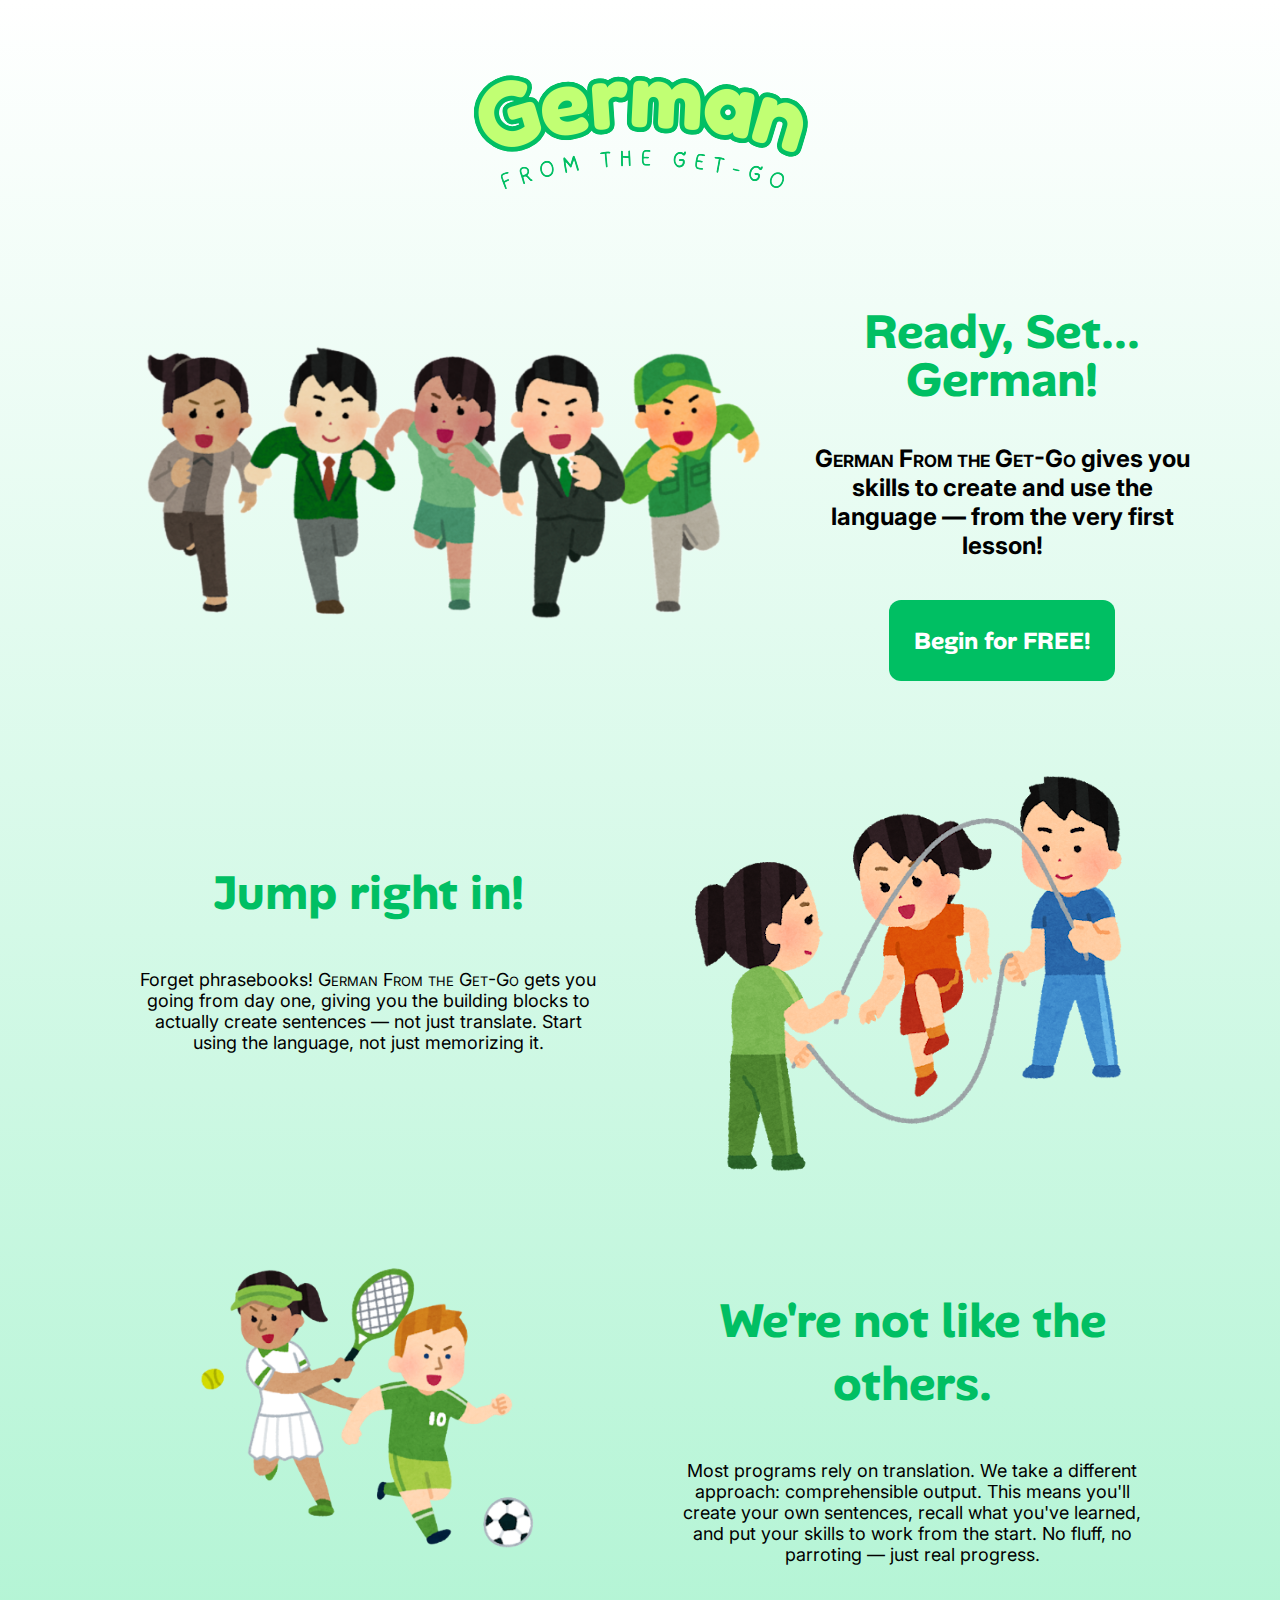
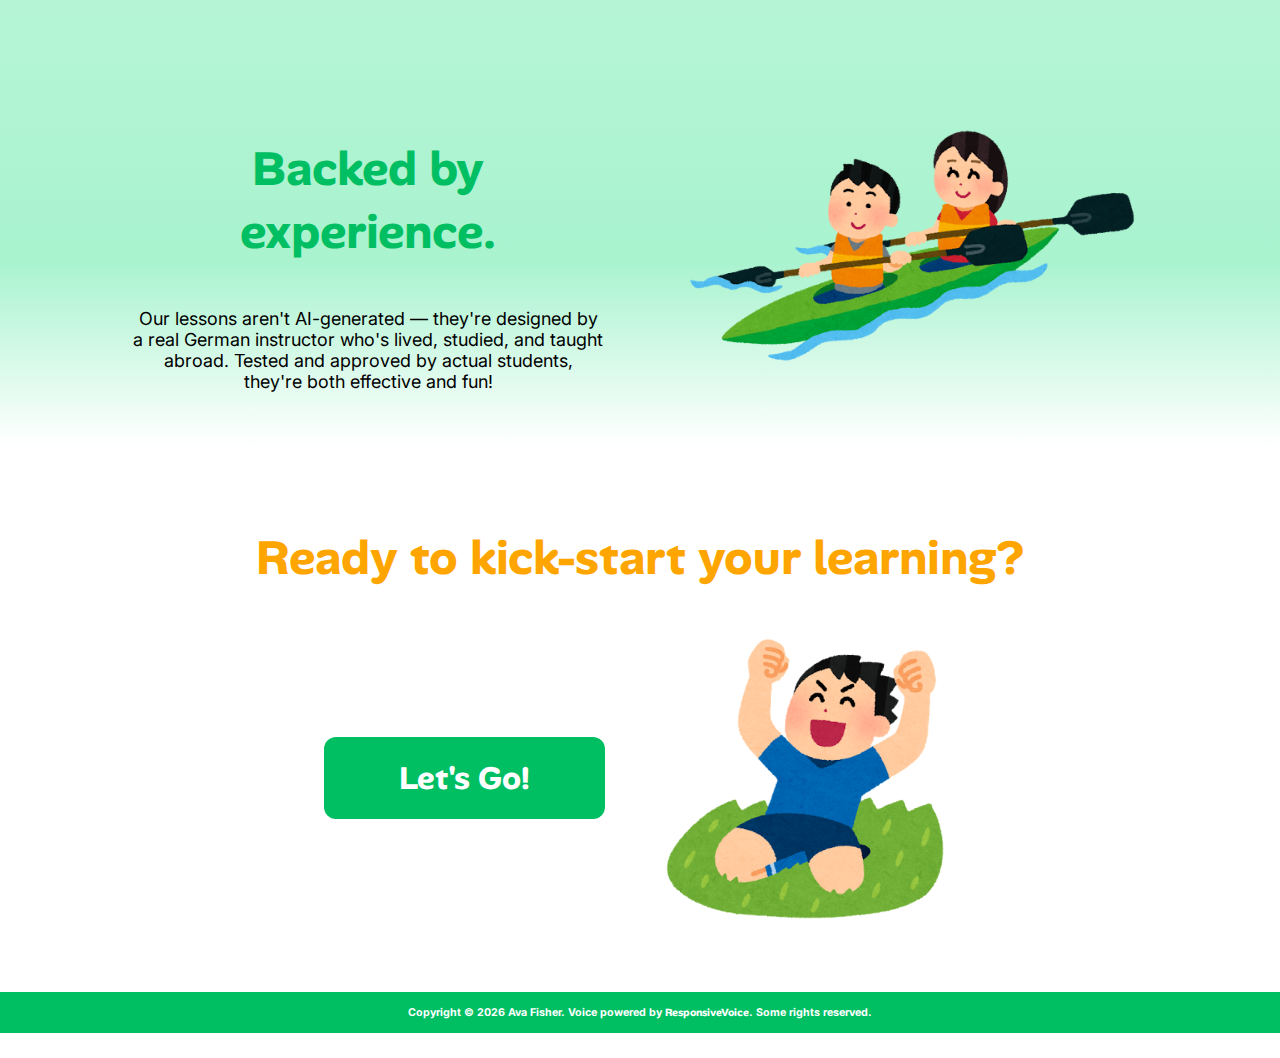
<file: index.html>
<!DOCTYPE html>

<html lang="en">
    <head>
        <meta charset="UTF-8">
        <meta name="viewport" content="width=device-width, initial-scale=1.0, viewport-fit=cover">
        <meta name="description" content="Get a Jump-Start on Your Language Skills">
        <link rel="icon" type="image/png" href="images/embellishments/icon.png">
        <title>German From the Get-Go</title>
        <meta name="theme-color" content="#ffffff">
        <link rel= "stylesheet" href="german.css" type= "text/css">
        <link rel= "stylesheet" href="landing.css" type= "text/css">
        <link href="https://fonts.googleapis.com/css2?family=Alan+Sans:wght@300..900&display=swap" rel="stylesheet">
        <link href="https://fonts.googleapis.com/css2?family=Inter:ital,opsz,wght@0,14..32,100..900;1,14..32,100..900&display=swap" rel="stylesheet">
    </head>
    
    <body id="landing">
        <header>
            <nav>
                <img src="images/embellishments/logo_transparent.png" alt="German From the Get-GO logo">
                <ul>
                    <li><a href="index.html" title="Home">Home</a></li>
                    <li><a href="lessons.html" title="Lessons">Lessons</a></li>
                </ul>
            </nav>
            <img id="logo" src="images/embellishments/logo_transparent.png" alt="German From the Get-GO logo">     
        </header>

        <main>
            <div id="banner">
                <img src="images/embellishments/banner-Picsart-BackgroundRemover.png" alt="">
                <div id="banner_text">
                    <h2>Ready, Set... German!</h2>
                    <h3 class="inter"><span class="name">German From the Get-Go</span> gives you skills to create and use the language — from the very first lesson!</h3>
                    <a href="lessons.html" class="darkgreen">Begin for FREE!</a>
                </div>
            </div>
            <div id="about">
                <div id="about_text">
                    <h2>Jump right in!</h2>
                    <p>Forget phrasebooks! <span class="name">German From the Get-Go</span> gets you going from day one,
                        giving you the building blocks to actually create sentences — not just translate. Start using the language, not just memorizing it.</p> 
                </div>
                <div id="about_img">
                    <img src="images/embellishments/jump_rope.png" alt="">
                </div>
            </div>
            <div id="about2">
                <div id="about2_img">
                    <img src="images/embellishments/sports.png" alt="" height="300">
                </div>
                <div id="about2_text">
                    <h2>We're not like the others.</h2>
                    <p>Most programs rely on translation. We take a different approach: comprehensible output.
                        This means you'll create your own sentences, recall what you've learned, and put your skills to work from the start. No fluff, no parroting — just real progress.</p>
                </div>
            </div>
            <div id="about3">
                <div id="about3_text">
                    <h2>Backed by experience.</h2>
                    <p>Our lessons aren't AI-generated — they're designed by a real German instructor who's lived, studied, and taught abroad.
                        Tested and approved by actual students, they're both effective and fun!</p> 
                </div>
                <div id="about3_img">
                    <img src="images/embellishments/canoe.png" alt="" height="300">
                </div>
            </div>
            <div id="start-button">
                <h2>Ready to kick-start your learning?</h2>
                <div>
                   <a href="lessons.html" class="darkgreen">Let's Go!</a>
                   <img src="images/embellishments/cheer.png" alt="" height="300"> 
                </div>
            </div>
        </main>

        <footer>
            <h6>Copyright &copy; 2026 Ava Fisher. Voice powered by <a href="https://responsivevoice.org/" target="_blank" rel="noopener noreferrer" class="footer-link">ResponsiveVoice</a>. Some rights reserved.</h6>
        </footer>

        <script src="default.js"></script>
    </body>

</html>
</file>
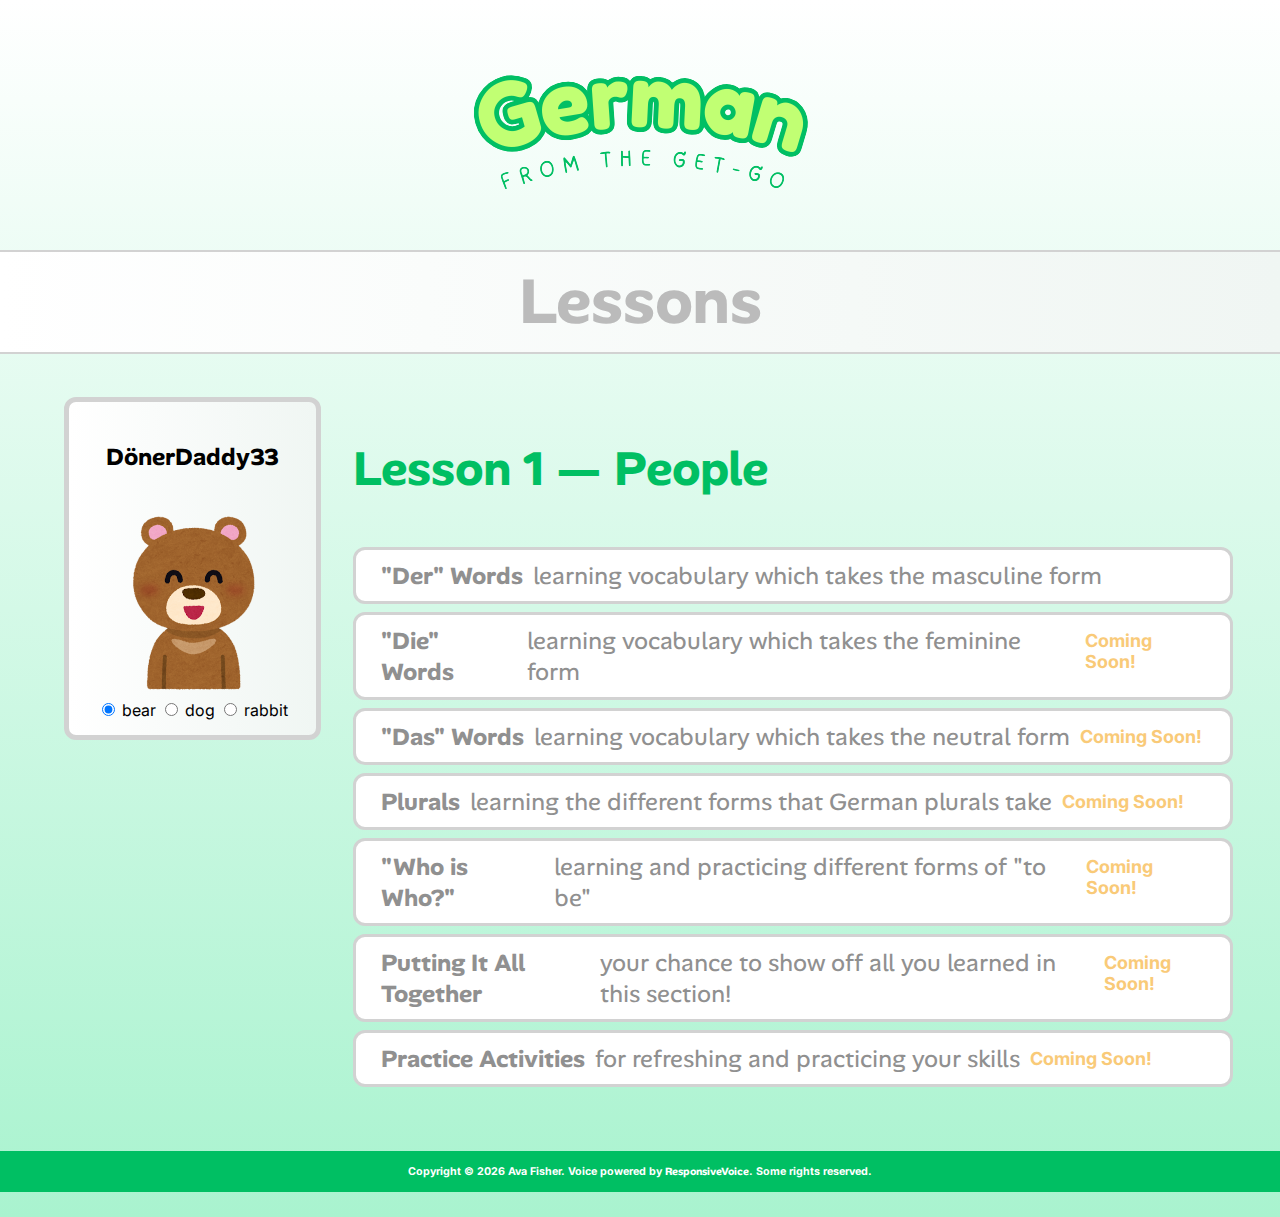
<file: lessons.html>
<!DOCTYPE html>

<html lang="en">
    <head>
        <meta charset="UTF-8">
        <meta name="viewport" content="width=device-width, initial-scale=1.0">
        <meta name="description" content="Get a Jump-Start on Your Language Skills">
        <meta name="keywords" content="German, Duolingo">
        <link rel="icon" type="image/png" href="images/embellishments/icon.png">
        <title>German From the Get-Go - Lessons</title>
        <meta name="theme-color" content="#ffffff">
        <link rel= "stylesheet" href="german.css" type= "text/css">
        <link rel= "stylesheet" href="lessons.css" type= "text/css">
        <link href="https://fonts.googleapis.com/css2?family=Alan+Sans:wght@300..900&display=swap" rel="stylesheet">
        <link href="https://fonts.googleapis.com/css2?family=Inter:ital,opsz,wght@0,14..32,100..900;1,14..32,100..900&display=swap" rel="stylesheet">
    </head>
    
    <body>
        <header>
            <nav>
                <img src="images/embellishments/logo_transparent.png" alt="German From the Get-GO logo" height="50">
                <ul>
                    <li><a href="index.html" title="Home">Home</a></li>
                    <li><a href="unit1.html" title="unit1">Lessons</a></li>
                </ul>
            </nav>
            <img id="logo" src="images/embellishments/logo_transparent.png" alt="German From the Get-GO logo">
        </header>

        <main>
            <h1 class="page-header">Lessons</h1>
            <div class="section-body">
                <div class="user-pane">
                    <h3 id="username">username</h3>
                    <img class="avatar" src="images/avatars/bear_avatar.png" height="200">
                    <form class="avatar-select">
                        <label>
                            <input type="radio" name="avatar" value="bear" checked>
                            <span class="inter">bear</span>
                        </label>
                        <label>
                            <input type="radio" name="avatar" value="dog">
                            <span class="inter">dog</span>
                        </label>
                        <label>
                            <input type="radio" name="avatar" value="rabbit">
                            <span class="inter">rabbit</span>
                        </label>
                    </form>
                </div>
                <div class="lesson-titles">
                    <h2>Lesson 1 — People</h2>
                    <div class="lesson-list">
                        <a href="1_1.html" class="lesson-button" data-lesson-id="lesson1_1">
                            <h4 class="lesson-heading">"Der" Words</h4>
                            <p class="lesson-desc">learning vocabulary which takes the masculine form</p>
                        </a>
                        <a href="na.html" class="lesson-button" data-lesson-id="lesson1_2">
                            <h4 class="lesson-heading">"Die" Words</h4>
                            <p class="lesson-desc">learning vocabulary which takes the feminine form</p>
                            <p class="orange"><b>Coming Soon!</b></p>
                        </a>
                        <a href="na.html" class="lesson-button" data-lesson-id="lesson1_3">
                            <h4 class="lesson-heading">"Das" Words</h4>
                            <p class="lesson-desc">learning vocabulary which takes the neutral form</p>
                            <p class="orange"><b>Coming Soon!</b></p>
                        </a>
                        <a href="na.html" class="lesson-button" data-lesson-id="lesson1_4">
                            <h4 class="lesson-heading">Plurals</h4>
                            <p class="lesson-desc">learning the different forms that German plurals take</p>
                            <p class="orange"><b>Coming Soon!</b></p>
                        </a>
                        <a href="na.html" class="lesson-button" data-lesson-id="lesson1_5">
                            <h4 class="lesson-heading">"Who is Who?"</h4>
                            <p class="lesson-desc">learning and practicing different forms of "to be"</p>
                            <p class="orange"><b>Coming Soon!</b></p>
                        </a>
                        <a href="na.html" class="lesson-button" data-lesson-id="lesson1_6">
                            <h4 class="lesson-heading">Putting It All Together</h4>
                            <p class="lesson-desc">your chance to show off all you learned in this section!</p>
                            <p class="orange"><b>Coming Soon!</b></p>
                        </a>
                        <a href="na.html" class="lesson-button" data-lesson-id="lesson1_7">
                            <h4 class="lesson-heading">Practice Activities</h4>
                            <p class="lesson-desc">for refreshing and practicing your skills</p>
                            <p class="orange"><b>Coming Soon!</b></p>
                        </a>
                    </div>
                </div>
            </div>
            
                                    
            
        </main>

        <footer>
            <h6>Copyright &copy; 2026 Ava Fisher. Voice powered by <a href="https://responsivevoice.org/" target="_blank" rel="noopener noreferrer" class="footer-link">ResponsiveVoice</a>. Some rights reserved.</h6>
        </footer>

        <script src="user-pane.js"></script> 
    </body>

</html>
</file>
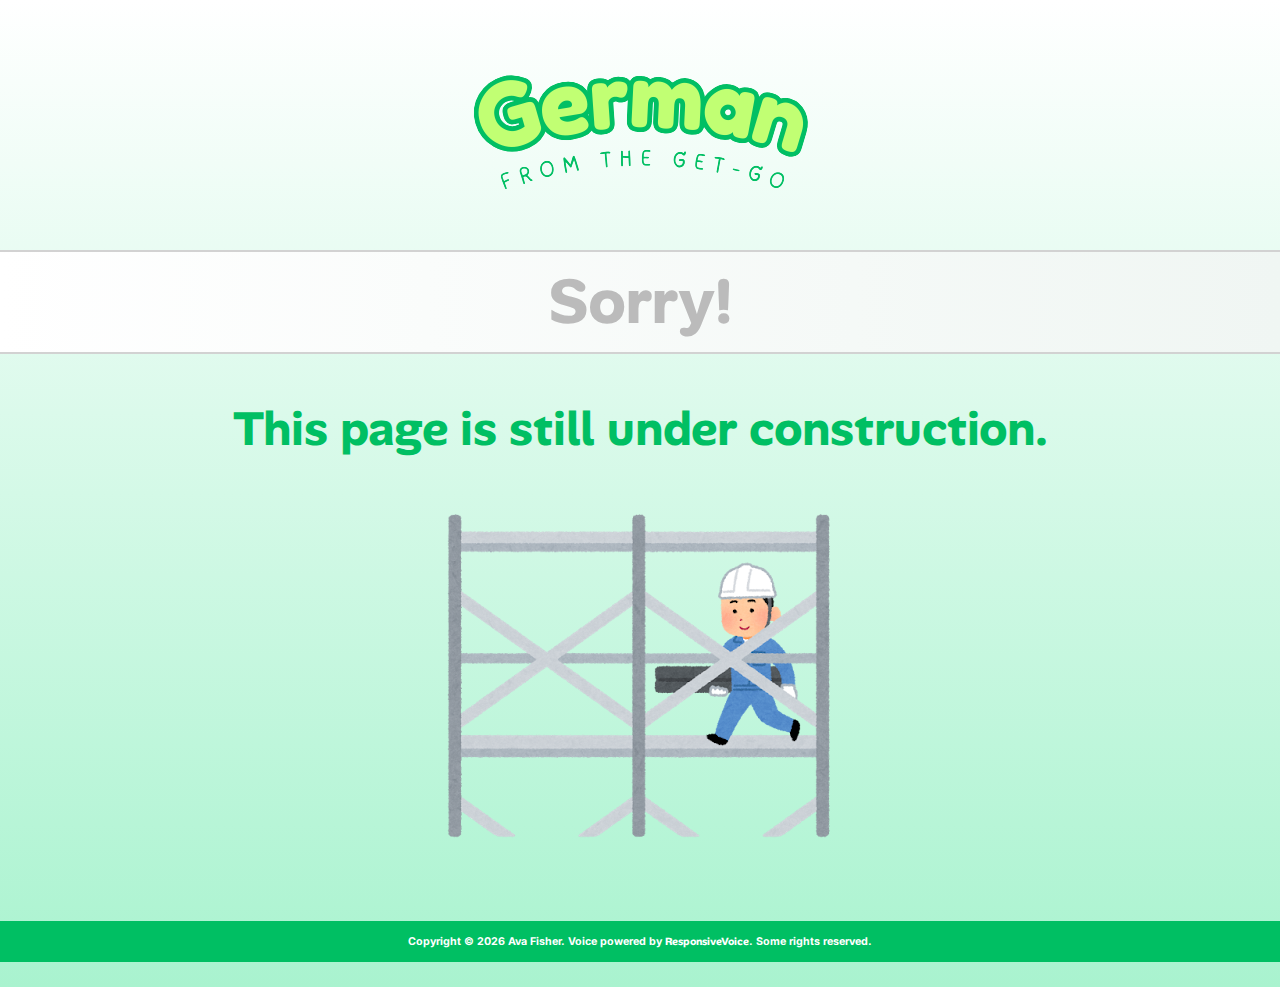
<file: na.html>
<!DOCTYPE html>

<html lang="en">
    <head>
        <meta charset="UTF-8">
        <meta name="viewport" content="width=device-width, initial-scale=1.0">
        <meta name="description" content="Get a Jump-Start on Your Language Skills">
        <meta name="keywords" content="German, Duolingo">
        <link rel="icon" type="image/png" href="images/embellishments/icon.png">
        <title>German From the Get-Go - Unit 1</title>
        <meta name="theme-color" content="#ffffff">
        <link rel= "stylesheet" href="german.css" type= "text/css">
        <link href="https://fonts.googleapis.com/css2?family=Alan+Sans:wght@300..900&display=swap" rel="stylesheet">
        <link href="https://fonts.googleapis.com/css2?family=Inter:ital,opsz,wght@0,14..32,100..900;1,14..32,100..900&display=swap" rel="stylesheet">
    </head>
    
    <body>
        <header>
            <nav>
                <img src="images/embellishments/logo_transparent.png" alt="German From the Get-GO logo" height="50">
                <ul>
                    <li><a href="index.html" title="Home">Home</a></li>
                    <li><a href="unit1.html" title="unit1">Lessons</a></li>
                </ul>
            </nav>
            <img id="logo" src="images/embellishments/logo_transparent.png" alt="German From the Get-GO logo">
        </header>

        <main>
            <h1 class="page-header">Sorry!</h1>
            <h2>This page is still under construction.</h2>
            <img id="construction" class="img-center" src="images/embellishments/construction.png" alt="A construction worker among some scaffolding">          
            
        </main>

        <footer>
            <h6>Copyright &copy; 2026 Ava Fisher. Voice powered by <a href="https://responsivevoice.org/" target="_blank" rel="noopener noreferrer" class="footer-link">ResponsiveVoice</a>. Some rights reserved.</h6>
        </footer>

        <script src="default.js"></script>
    </body>

</html>
</file>
<file: german.css>
a, button, h1, h2, h3 {
    font-family: "Alan Sans", sans-serif;
}

a:link, a:hover, a:active {
    text-decoration: none;
}

body {
    min-height: 100vh;
    margin: 0;
    background: linear-gradient(to bottom, white 0%, rgb(169, 243, 207) 100%);
}

h1 {
    font-size: 4em;
    font-weight: bold;
    color: rgb(187, 187, 187);
    text-align: center;
}

h2 {
    font-size: 3em;
    font-weight: bold;
    color: rgb(0, 191, 99);
    text-align: center;
}

h3 {
    font-size: 1.5em;
    font-weight: bold;
}

p {
    font-family: "Inter", sans-serif;
    font-size: 18px;
    margin: 5px;
    color: black;
}

footer {
    background-color: rgb(0, 191, 99);
    color: rgb(255, 255, 255);
    text-align: center;
    line-height: 2.5em;
    font-family: "Inter", sans-serif;
    margin-top: 5%;
}

nav {
    display: flex;
    position: fixed;
    top: 0;
    left: 0;
    width: 100%;
    transform: translateY(-100%);
    transition: transform 0.3s ease;
    z-index: 1000;
    height: 50px;
    border-bottom: 2px solid rgb(210, 210, 210);
    background: linear-gradient(to right, white 0%, rgb(240, 246, 243) 100%);
}

nav a:link {
    color: rgb(187, 187, 187);
}

nav a:visited {
    text-decoration: underline;
    color: rgb(144, 144, 144);
}

nav a:hover {
    color: rgb(0, 191, 99);
}

nav a:active {
    color: rgb(169, 243, 207);
}

nav img {
    display: block;
    margin-left: 5%;
    height: 50px;
}

nav li {
    display: inline;
    padding: 20px;
    text-align: right;
    font-family: "Inter", sans-serif;
    font-weight: bold;
    font-size: 1em;
    white-space: nowrap;
}

nav ul {
    margin-left: auto;
    margin-right: 3%;
}

/* --- Classes --- */
.alan-sans {
    font-family: "Alan Sans", sans-serif;
}

.columns {
    display: flex;
    flex-direction: column;
    align-items: center;
    justify-content: center;
    text-align: center; 
    gap: 1rem;
}

.darkgreen {
    color: white;
    font-weight: bold;
    font-size: 1.5em;
    padding: 25px;
    background-color: rgb(0, 191, 99);
    border-radius: 12px;
}

.footer-link {
  color: inherit;
}

.green {
    color: rgb(0, 191, 99)
}

.img-center {
    display: flex;
    margin: auto;
}

.inter {
    font-family: "Inter", sans-serif;
}

.lightgreen {
    color: rgb(0, 191, 99);
    font-weight: bold;
    font-size: 1.5em;
    background-color: rgb(193, 255, 114);
    border-radius: 12px;
    border-width: 5px;
    border-style: solid;
    border-color: rgb(0, 191, 99);
    padding: 20px;
    text-align: center;
}

.name {
    font-variant: small-caps;
}

.nav-show {
  transform: translateY(0);
}

.orange {
    color: rgb(249, 202, 120);
}

.page-header {
    display: flex;
    align-items: center;
    justify-content: center;
    height: 100px;
    border-width: 2px 0px;
    border-style: solid;
    border-color: rgb(210, 210, 210);
    background: linear-gradient(to right, white 0%, rgb(240, 246, 243) 100%); 
}

.rows {
    display: flex;
    flex-direction: row;
    align-items: center;
    justify-content: center;
    text-align: center; 
    gap: 1rem;
}

.unit-banner {
    display: flex;
    margin-left: 6%;
}

.unit-banner-text {
    margin-top: 5%;
    margin-right: 6%;
    flex-direction: column;
    text-align: center;   
}

/* --- IDs --- */
#construction img {
    height: 400px;
}

#logo {
    display: block;
    margin: 50px auto auto auto;
}

/* -- Mobile Formatting -- */

@media (max-width: 768px) {
    #logo {
        display: block;
        margin-left: auto;
        margin-right: auto;
        width: fit-content;
        max-width: 80%;
    }

    footer {
        padding: 1% 2%;
        line-height: 1em;
    }

    h2 {
        margin: auto 2%;
    }

    #construction {
        margin-top: 5%;
        width: 100dvw;
        max-width: 85%;
        height: 25%;
        object-fit: cover;
        object-position: center;
    }

    nav {
        display: flex;
        align-items: center;
    }

    nav li {
        padding: 10px 15px;
        font-size: 0.9em;
    }

    nav img {
        height: 90%;
        max-height: 40px;
        min-height: 25px;
    }
    
    nav ul {
        margin-right: 2%;
    }

    *, *::before, *::after {
        box-sizing: border-box;
    }

    html, body {
        overflow-x: hidden;
    }

}
</file>
<file: landing.css>
#about {
    margin: 5% auto;
}

#about, #about_text, #about_img, #about2, #about2_text, #about2_img, #about3, #about3_text, #about3_img {
    display: flex;
    width: 100%;
}

#about2, #about3 {
    margin: 10% auto;
}

#about_img {
    height: 300px;
}

#about_img, #about2_img, #about3_img {
    justify-content: center;
    align-items: center;
}

#about_img, #about3_img { 
    margin: auto 10% auto 5%;
}
    
#about2_img {
    margin: auto 5% auto 10%;
}

#about_text, #about3_text {
    flex-direction: column;
    text-align: center;
    margin-left: 10%;
}

#about2_text {
    flex-direction: column;
    text-align: center;
    margin-right: 10%;
}

#banner {
    display: flex;
    margin-left: 6%;
}

#banner img {
    width: 980px;
    height: 550px;
}

#banner_text {
    margin-top: 5%;
    margin-right: 6%;
    display: flex;
    flex-direction: column;
    align-items: center;
    text-align: center; 
    gap: 1rem;
}

#banner_text h2 {
    line-height: 1em;
    margin-top: 10%;
    margin-bottom: 0;
}

#landing {
    min-height: 100vh;
    margin: 0;
    background: linear-gradient(to bottom, white 0%, rgb(169, 243, 207) 70%, white 77%);
}

#start-button a {
    display: block;
    padding: 20px 75px;
    font-size: 2em;
    margin-right: 5%;
}

#start-button div {
    margin: auto 10% 5% 10%;;
    display: flex;
    justify-content: center;
    align-items: center;
}

#start-button h2 {
    text-align: center;
    color: orange;
}

/* -- Mobile Formatting -- */

@media (max-width: 768px) {

    #about, #about2, #about3, #start-button {
        margin-top: 200px;
    }

    #about_img {
        align-items: center;
    }

    #about_img img {
        width: auto;
        max-width: 100%;
        max-height: 350px;
    }

    #about_text, #about2_text, #about3_text {
        width: 100%;
        max-width: 90%;
        margin-left: 0;
        margin-right: 0;
        text-align: center;
        padding: 0 20px;
        box-sizing: border-box;
    }

    #about_text h2, #about2_text h2, #about3_text h2, #start-button h2 {
        margin: 5% 0%;
    }

    #about_text {
        margin-bottom: 1em;
    }

    #about3_img img {
        width: auto;
        max-width: 100%;
        max-height: 250px;
    }

    #banner {
        text-align: center;
        margin: 0em;
    }

    #banner, #about, #about2, #about3, #start-button {
        display: flex;
        flex-direction: column;
        align-items: center;
        gap: 0em;
    }

    #banner img {
        display: block;
        max-width: 100%;
        height: auto;
        margin: 0;
    }

    #banner_text {
        gap: 0em;
        margin: 0em 1em;
    }

    #landing {
        min-height: 100dvh;
    }

    #start-button div {
        display: flex;
        flex-direction: column;
        align-items: center;
        gap: 1em;
    }

}
</file>
<file: lessons.css>
/* --- Classes --- */
.avatar-select label{
    display: inline;
}

.lesson-button {
    display: flex;
    border-radius: 12px;
    border-width: 3px;
    border-style: solid;
    border-color: rgb(210, 210, 210);
    background-color: white;
    width: 90%;
    margin-right: auto;
    padding: 10px 20px;
    
}

.lesson-heading, .lesson-desc {
    display: flex;
    font-family: "Alan Sans", sans-serif;
    font-size: 1.5em;
    color: rgb(144, 144, 144);
    text-align: left;
    margin: 0em;
    padding: 0px 5px;
}

.lesson-list, .lesson-titles {
    display: flex;
    flex-direction: column;
    gap: .5rem;
    width: 100%;
}

.lesson-titles h2 {
    text-align: left;
}

.section-body {
    display: flex;
    align-items: flex-start;
    gap: 2rem;
}

.section-buttons {
    display: flex;
    justify-content: center;
    padding: 20px;
}

.user-pane {
    display: block;
    text-align: center;
    border-radius: 12px;
    border-width: 5px;
    border-style: solid;
    border-color: rgb(210, 210, 210);
    background: linear-gradient(to right, white 0%, rgb(240, 246, 243) 100%);
    width: 300px;
    margin-left: 5%;
    padding: 15px;
}

/* -- Mobile Formatting -- */

@media (max-width: 1024px) {

    .section-body {
        display: flex;
        flex-direction: column;
        align-items: center;
        gap: 0em;
    }

    .lesson-button {
    font-size: .8em;
    flex-direction: column;
    }

    .lesson-list a {
        margin: 0 5%;
        max-width: 90%;
    }

    .lesson-titles h2 {
        text-align: center;
        margin: 5%;
    }
}
</file>
